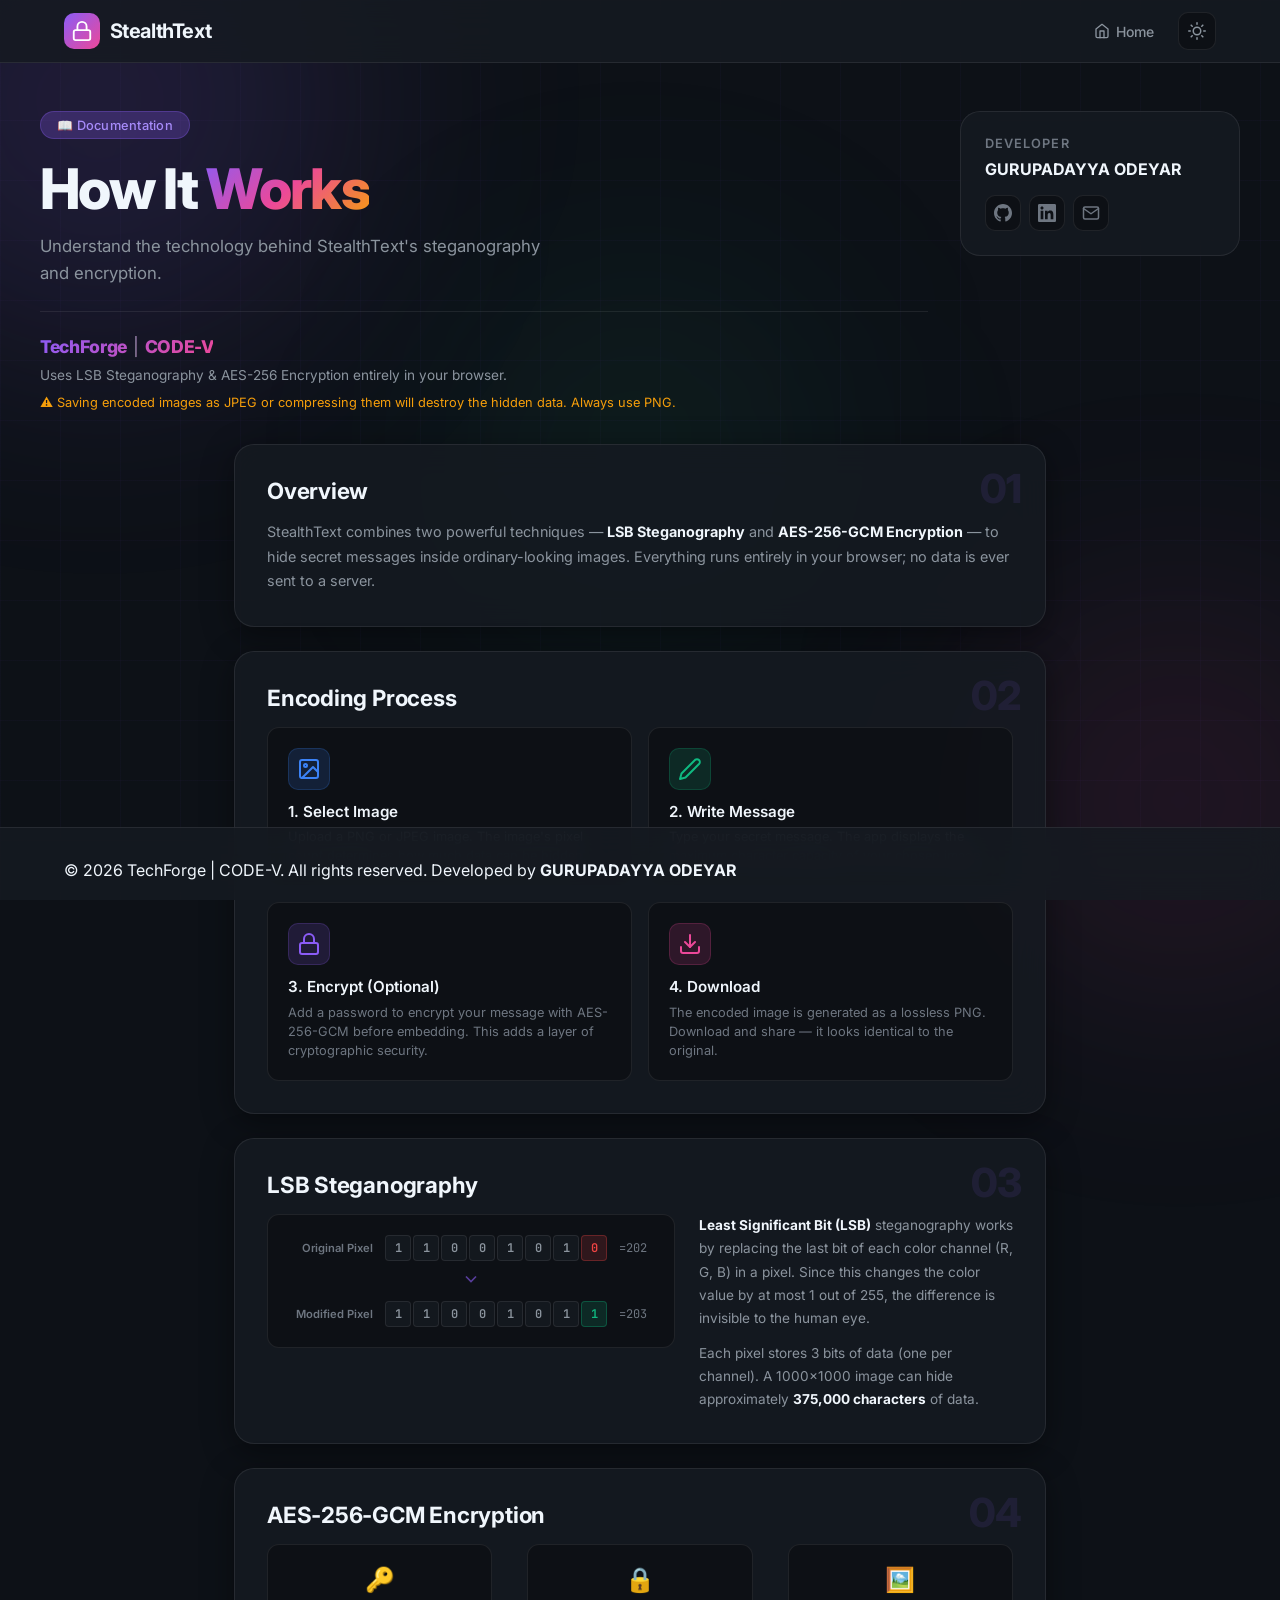
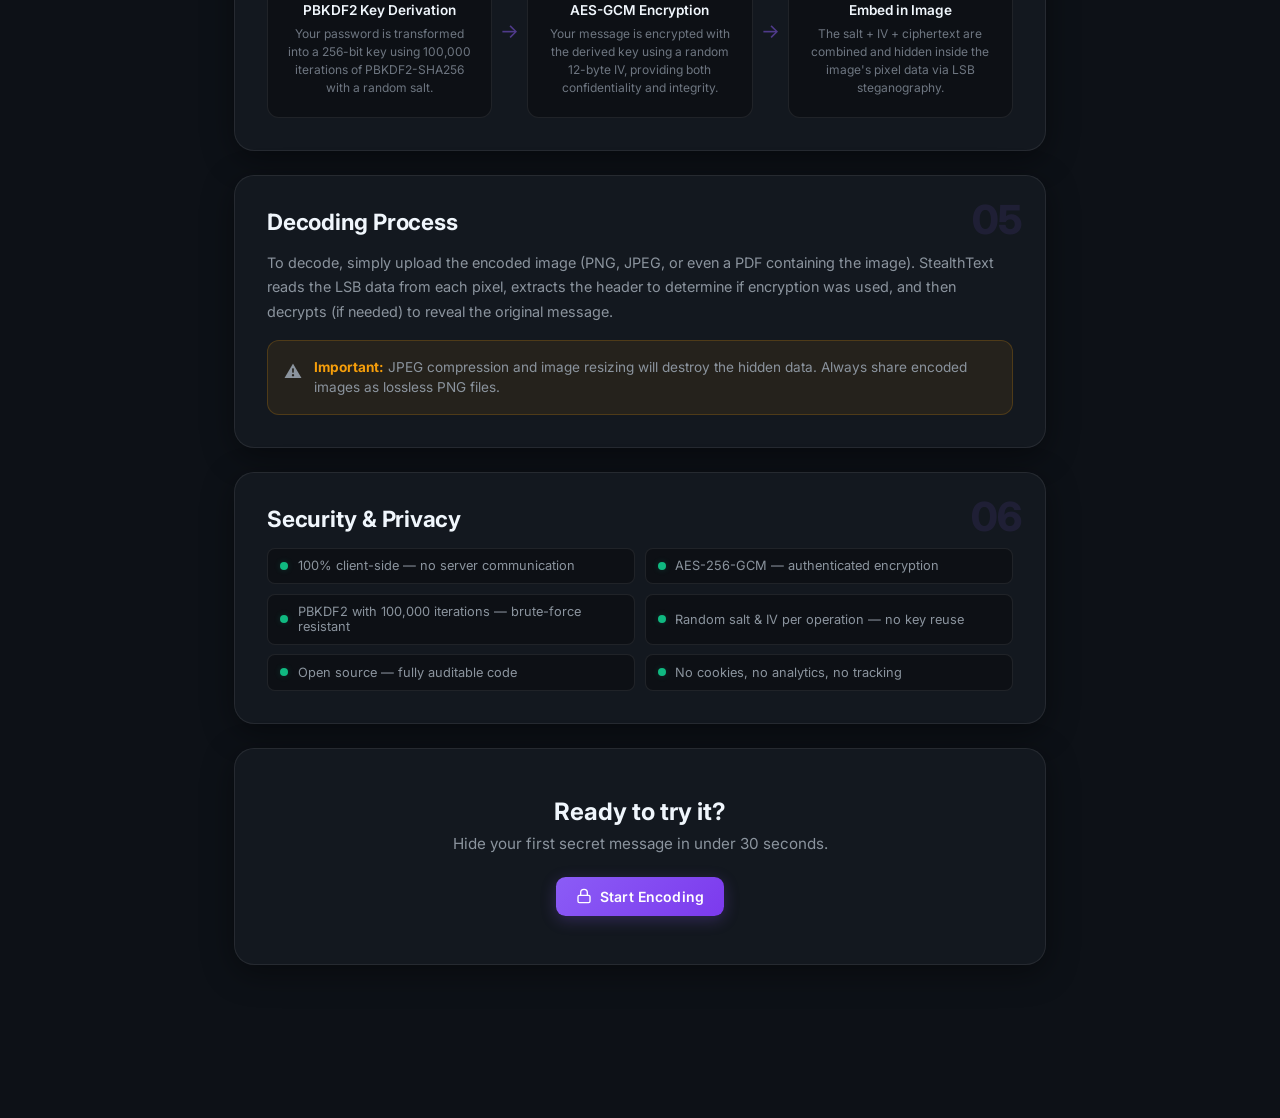
<file: how-it-works.html>
<!DOCTYPE html>
<html lang="en" data-theme="dark">
<head>
    <meta charset="UTF-8">
    <meta name="viewport" content="width=device-width, initial-scale=1.0">
    <title>How It Works - StealthText</title>
    <meta name="description" content="Learn how StealthText uses LSB steganography and AES-256-GCM encryption to hide secret messages inside images.">
    <link rel="stylesheet" href="style.css">
    <link rel="stylesheet" href="how-it-works.css">
    <link href="https://fonts.googleapis.com/css2?family=Inter:wght@300;400;500;600;700;800&family=JetBrains+Mono:wght@400;500&display=swap" rel="stylesheet">
</head>
<body>
    <!-- Background Effects -->
    <div class="bg-glow glow-1"></div>
    <div class="bg-glow glow-2"></div>
    <div class="bg-glow glow-3"></div>
    <div class="grid-overlay"></div>

    <!-- Navigation -->
    <nav class="navbar" id="navbar">
        <div class="nav-inner">
            <a href="index.html" class="nav-brand">
                <div class="brand-icon">
                    <svg width="22" height="22" viewBox="0 0 24 24" fill="none" stroke="currentColor" stroke-width="2" stroke-linecap="round" stroke-linejoin="round">
                        <rect x="3" y="11" width="18" height="11" rx="2" ry="2"></rect>
                        <path d="M7 11V7a5 5 0 0 1 10 0v4"></path>
                    </svg>
                </div>
                <span class="brand-text">StealthText</span>
            </a>
            <div class="nav-links">
                <a href="index.html" class="nav-link">
                    <svg width="16" height="16" viewBox="0 0 24 24" fill="none" stroke="currentColor" stroke-width="2" stroke-linecap="round" stroke-linejoin="round">
                        <path d="M3 9l9-7 9 7v11a2 2 0 0 1-2 2H5a2 2 0 0 1-2-2z"></path>
                        <polyline points="9 22 9 12 15 12 15 22"></polyline>
                    </svg>
                    Home
                </a>
                <button class="theme-toggle" id="theme-toggle" aria-label="Toggle dark/light mode" title="Toggle Theme">
                    <svg class="sun-icon" width="18" height="18" viewBox="0 0 24 24" fill="none" stroke="currentColor" stroke-width="2" stroke-linecap="round" stroke-linejoin="round">
                        <circle cx="12" cy="12" r="5"></circle>
                        <line x1="12" y1="1" x2="12" y2="3"></line>
                        <line x1="12" y1="21" x2="12" y2="23"></line>
                        <line x1="4.22" y1="4.22" x2="5.64" y2="5.64"></line>
                        <line x1="18.36" y1="18.36" x2="19.78" y2="19.78"></line>
                        <line x1="1" y1="12" x2="3" y2="12"></line>
                        <line x1="21" y1="12" x2="23" y2="12"></line>
                        <line x1="4.22" y1="19.78" x2="5.64" y2="18.36"></line>
                        <line x1="18.36" y1="5.64" x2="19.78" y2="4.22"></line>
                    </svg>
                    <svg class="moon-icon" width="18" height="18" viewBox="0 0 24 24" fill="none" stroke="currentColor" stroke-width="2" stroke-linecap="round" stroke-linejoin="round">
                        <path d="M21 12.79A9 9 0 1 1 11.21 3 7 7 0 0 0 21 12.79z"></path>
                    </svg>
                </button>
            </div>
        </div>
    </nav>

    <!-- Hero -->
    <header class="hero">
        <div class="hero-container">
            <div class="hero-main">
                <div class="hero-badge">📖 Documentation</div>
                <h1 class="hero-title">How It <span class="gradient-text">Works</span></h1>
                <p class="hero-subtitle">Understand the technology behind StealthText's steganography and encryption.</p>
                
                <div class="hero-info">
                    <span class="info-logo">TechForge <span class="info-sep">|</span> CODE-V</span>
                    <p class="info-tagline">Uses LSB Steganography & AES-256 Encryption entirely in your browser.</p>
                    <p class="info-warning">⚠️ Saving encoded images as JPEG or compressing them will destroy the hidden data. Always use PNG.</p>
                </div>
            </div>
            
            <div class="hero-developer">
                <h4>Developer</h4>
                <p class="developer-name">GURUPADAYYA ODEYAR</p>
                <div class="social-links">
                    <a href="https://github.com/GURUPADAYYAODEYAR" target="_blank" rel="noopener noreferrer" class="social-link" title="GitHub">
                        <svg width="18" height="18" viewBox="0 0 24 24" fill="currentColor"><path d="M12 0c-6.626 0-12 5.373-12 12 0 5.302 3.438 9.8 8.207 11.387.599.111.793-.261.793-.577v-2.234c-3.338.726-4.033-1.416-4.033-1.416-.546-1.387-1.333-1.756-1.333-1.756-1.089-.745.083-.729.083-.729 1.205.084 1.839 1.237 1.839 1.237 1.07 1.834 2.807 1.304 3.492.997.107-.775.418-1.305.762-1.604-2.665-.305-5.467-1.334-5.467-5.931 0-1.311.469-2.381 1.236-3.221-.124-.303-.535-1.524.117-3.176 0 0 1.008-.322 3.301 1.23.957-.266 1.983-.399 3.003-.404 1.02.005 2.047.138 3.006.404 2.291-1.552 3.297-1.23 3.297-1.23.653 1.653.242 2.874.118 3.176.77.84 1.235 1.911 1.235 3.221 0 4.609-2.807 5.624-5.479 5.921.43.372.823 1.102.823 2.222v3.293c0 .319.192.694.801.576 4.765-1.589 8.199-6.086 8.199-11.386 0-6.627-5.373-12-12-12z"/></svg>
                    </a>
                    <a href="https://www.linkedin.com/in/gurupadayya-odeyar-461732404?utm_source=share&utm_campaign=share_via&utm_content=profile&utm_medium=android_app" target="_blank" rel="noopener noreferrer" class="social-link" title="LinkedIn">
                        <svg width="18" height="18" viewBox="0 0 24 24" fill="currentColor"><path d="M20.447 20.452h-3.554v-5.569c0-1.328-.027-3.037-1.852-3.037-1.853 0-2.136 1.445-2.136 2.939v5.667H9.351V9h3.414v1.561h.046c.477-.9 1.637-1.85 3.37-1.85 3.601 0 4.267 2.37 4.267 5.455v6.286zM5.337 7.433c-1.144 0-2.063-.926-2.063-2.065 0-1.138.92-2.063 2.063-2.063 1.14 0 2.064.925 2.064 2.063 0 1.139-.925 2.065-2.064 2.065zm1.782 13.019H3.555V9h3.564v11.452zM22.225 0H1.771C.792 0 0 .774 0 1.729v20.542C0 23.227.792 24 1.771 24h20.451C23.2 24 24 23.227 24 22.271V1.729C24 .774 23.2 0 22.222 0h.003z"/></svg>
                    </a>
                    <a href="mailto:gurupadayyaodeyar@gmail.com" class="social-link" title="Email">
                        <svg width="18" height="18" viewBox="0 0 24 24" fill="none" stroke="currentColor" stroke-width="2" stroke-linecap="round" stroke-linejoin="round"><path d="M4 4h16c1.1 0 2 .9 2 2v12c0 1.1-.9 2-2 2H4c-1.1 0-2-.9-2-2V6c0-1.1.9-2 2-2z"></path><polyline points="22,6 12,13 2,6"></polyline></svg>
                    </a>
                </div>
            </div>
        </div>
    </header>

    <!-- Content -->
    <main class="hiw-container">

        <!-- Overview -->
        <section class="hiw-section">
            <div class="section-number">01</div>
            <h2>Overview</h2>
            <p>StealthText combines two powerful techniques — <strong>LSB Steganography</strong> and <strong>AES-256-GCM Encryption</strong> — to hide secret messages inside ordinary-looking images. Everything runs entirely in your browser; no data is ever sent to a server.</p>
        </section>

        <!-- Step-by-step: Encoding -->
        <section class="hiw-section">
            <div class="section-number">02</div>
            <h2>Encoding Process</h2>
            <div class="steps-grid">
                <div class="step-card">
                    <div class="step-icon step-icon-1">
                        <svg width="24" height="24" viewBox="0 0 24 24" fill="none" stroke="currentColor" stroke-width="2" stroke-linecap="round" stroke-linejoin="round"><rect x="3" y="3" width="18" height="18" rx="2" ry="2"></rect><circle cx="8.5" cy="8.5" r="1.5"></circle><polyline points="21 15 16 10 5 21"></polyline></svg>
                    </div>
                    <h3>1. Select Image</h3>
                    <p>Upload a PNG or JPEG image. The image's pixel count determines how much data can be hidden.</p>
                </div>
                <div class="step-card">
                    <div class="step-icon step-icon-2">
                        <svg width="24" height="24" viewBox="0 0 24 24" fill="none" stroke="currentColor" stroke-width="2" stroke-linecap="round" stroke-linejoin="round"><path d="M17 3a2.828 2.828 0 1 1 4 4L7.5 20.5 2 22l1.5-5.5L17 3z"></path></svg>
                    </div>
                    <h3>2. Write Message</h3>
                    <p>Type your secret message. The app displays the maximum character capacity of your chosen image.</p>
                </div>
                <div class="step-card">
                    <div class="step-icon step-icon-3">
                        <svg width="24" height="24" viewBox="0 0 24 24" fill="none" stroke="currentColor" stroke-width="2" stroke-linecap="round" stroke-linejoin="round"><rect x="3" y="11" width="18" height="11" rx="2" ry="2"></rect><path d="M7 11V7a5 5 0 0 1 10 0v4"></path></svg>
                    </div>
                    <h3>3. Encrypt (Optional)</h3>
                    <p>Add a password to encrypt your message with AES-256-GCM before embedding. This adds a layer of cryptographic security.</p>
                </div>
                <div class="step-card">
                    <div class="step-icon step-icon-4">
                        <svg width="24" height="24" viewBox="0 0 24 24" fill="none" stroke="currentColor" stroke-width="2" stroke-linecap="round" stroke-linejoin="round"><path d="M21 15v4a2 2 0 0 1-2 2H5a2 2 0 0 1-2-2v-4"></path><polyline points="7 10 12 15 17 10"></polyline><line x1="12" y1="15" x2="12" y2="3"></line></svg>
                    </div>
                    <h3>4. Download</h3>
                    <p>The encoded image is generated as a lossless PNG. Download and share — it looks identical to the original.</p>
                </div>
            </div>
        </section>

        <!-- LSB Steganography -->
        <section class="hiw-section">
            <div class="section-number">03</div>
            <h2>LSB Steganography</h2>
            <div class="info-card">
                <div class="info-visual">
                    <div class="pixel-demo">
                        <div class="pixel-row">
                            <span class="pixel-label">Original Pixel</span>
                            <div class="pixel-bits">
                                <span class="bit">1</span><span class="bit">1</span><span class="bit">0</span><span class="bit">0</span><span class="bit">1</span><span class="bit">0</span><span class="bit">1</span><span class="bit highlight-old">0</span>
                            </div>
                            <span class="pixel-value">=202</span>
                        </div>
                        <div class="arrow-down">
                            <svg width="20" height="20" viewBox="0 0 24 24" fill="none" stroke="currentColor" stroke-width="2"><polyline points="6 9 12 15 18 9"></polyline></svg>
                        </div>
                        <div class="pixel-row">
                            <span class="pixel-label">Modified Pixel</span>
                            <div class="pixel-bits">
                                <span class="bit">1</span><span class="bit">1</span><span class="bit">0</span><span class="bit">0</span><span class="bit">1</span><span class="bit">0</span><span class="bit">1</span><span class="bit highlight-new">1</span>
                            </div>
                            <span class="pixel-value">=203</span>
                        </div>
                    </div>
                </div>
                <div class="info-text">
                    <p><strong>Least Significant Bit (LSB)</strong> steganography works by replacing the last bit of each color channel (R, G, B) in a pixel. Since this changes the color value by at most 1 out of 255, the difference is invisible to the human eye.</p>
                    <p>Each pixel stores 3 bits of data (one per channel). A 1000×1000 image can hide approximately <strong>375,000 characters</strong> of data.</p>
                </div>
            </div>
        </section>

        <!-- AES-256-GCM -->
        <section class="hiw-section">
            <div class="section-number">04</div>
            <h2>AES-256-GCM Encryption</h2>
            <div class="encryption-flow">
                <div class="flow-item">
                    <div class="flow-icon">🔑</div>
                    <h4>PBKDF2 Key Derivation</h4>
                    <p>Your password is transformed into a 256-bit key using 100,000 iterations of PBKDF2-SHA256 with a random salt.</p>
                </div>
                <div class="flow-arrow">→</div>
                <div class="flow-item">
                    <div class="flow-icon">🔒</div>
                    <h4>AES-GCM Encryption</h4>
                    <p>Your message is encrypted with the derived key using a random 12-byte IV, providing both confidentiality and integrity.</p>
                </div>
                <div class="flow-arrow">→</div>
                <div class="flow-item">
                    <div class="flow-icon">🖼️</div>
                    <h4>Embed in Image</h4>
                    <p>The salt + IV + ciphertext are combined and hidden inside the image's pixel data via LSB steganography.</p>
                </div>
            </div>
        </section>

        <!-- Decoding -->
        <section class="hiw-section">
            <div class="section-number">05</div>
            <h2>Decoding Process</h2>
            <p>To decode, simply upload the encoded image (PNG, JPEG, or even a PDF containing the image). StealthText reads the LSB data from each pixel, extracts the header to determine if encryption was used, and then decrypts (if needed) to reveal the original message.</p>
            <div class="warning-box">
                <span class="warning-icon">⚠️</span>
                <div>
                    <strong>Important:</strong> JPEG compression and image resizing will destroy the hidden data. Always share encoded images as lossless PNG files.
                </div>
            </div>
        </section>

        <!-- Security -->
        <section class="hiw-section">
            <div class="section-number">06</div>
            <h2>Security & Privacy</h2>
            <div class="features-grid">
                <div class="feature-item">
                    <div class="feature-dot green"></div>
                    <span>100% client-side — no server communication</span>
                </div>
                <div class="feature-item">
                    <div class="feature-dot green"></div>
                    <span>AES-256-GCM — authenticated encryption</span>
                </div>
                <div class="feature-item">
                    <div class="feature-dot green"></div>
                    <span>PBKDF2 with 100,000 iterations — brute-force resistant</span>
                </div>
                <div class="feature-item">
                    <div class="feature-dot green"></div>
                    <span>Random salt & IV per operation — no key reuse</span>
                </div>
                <div class="feature-item">
                    <div class="feature-dot green"></div>
                    <span>Open source — fully auditable code</span>
                </div>
                <div class="feature-item">
                    <div class="feature-dot green"></div>
                    <span>No cookies, no analytics, no tracking</span>
                </div>
            </div>
        </section>

        <!-- CTA -->
        <section class="hiw-cta">
            <h2>Ready to try it?</h2>
            <p>Hide your first secret message in under 30 seconds.</p>
            <a href="index.html" class="btn primary cta-btn">
                <svg width="16" height="16" viewBox="0 0 24 24" fill="none" stroke="currentColor" stroke-width="2" stroke-linecap="round" stroke-linejoin="round"><rect x="3" y="11" width="18" height="11" rx="2" ry="2"></rect><path d="M7 11V7a5 5 0 0 1 10 0v4"></path></svg>
                Start Encoding
            </a>
        </section>
    </main>

    <!-- Footer -->
    <!-- Footer (Slim Fixed Bar) -->
    <footer class="footer">
        <div class="footer-inner">
            <p class="footer-copy">© 2026 TechForge | CODE-V. All rights reserved. Developed by <strong>GURUPADAYYA ODEYAR</strong></p>
        </div>
    </footer>

    <script>
        // Theme Toggle for How It Works page
        const themeToggle = document.getElementById('theme-toggle');
        const htmlEl = document.documentElement;
        const savedTheme = localStorage.getItem('stealthtext-theme') || 'dark';
        htmlEl.setAttribute('data-theme', savedTheme);

        themeToggle.addEventListener('click', () => {
            const current = htmlEl.getAttribute('data-theme');
            const next = current === 'dark' ? 'light' : 'dark';
            htmlEl.setAttribute('data-theme', next);
            localStorage.setItem('stealthtext-theme', next);
        });
    </script>
</body>
</html>
</file>
<file: style.css>
/* ================ Design Tokens ================ */
:root {
    /* Dark Theme (Default) */
    --bg-primary: #0d1117;
    --bg-secondary: #161b22;
    --bg-card: rgba(22, 27, 34, 0.85);
    --bg-card-hover: rgba(30, 37, 48, 0.9);
    --bg-input: rgba(0, 0, 0, 0.3);
    --bg-input-focus: rgba(0, 0, 0, 0.5);
    --border-subtle: rgba(255, 255, 255, 0.08);
    --border-hover: rgba(255, 255, 255, 0.15);
    --text-primary: #f0f6fc;
    --text-secondary: #8b949e;
    --text-muted: #6e7681;

    /* Accent Colors */
    --accent-primary: #8b5cf6;
    --accent-primary-hover: #7c3aed;
    --accent-primary-glow: rgba(139, 92, 246, 0.25);
    --accent-secondary: #a78bfa;
    --accent-green: #10b981;
    --accent-green-glow: rgba(16, 185, 129, 0.2);
    --accent-pink: #ec4899;
    --accent-orange: #f59e0b;
    --accent-red: #ef4444;

    /* Misc */
    --card-radius: 1.25rem;
    --transition-fast: 0.2s ease;
    --transition-normal: 0.3s ease;
    --shadow-card: 0 8px 32px rgba(0, 0, 0, 0.4);
    --shadow-card-hover: 0 16px 48px rgba(0, 0, 0, 0.5);
    --backdrop-blur: blur(16px);
}

/* Light Theme */
[data-theme="light"] {
    --bg-primary: #f5f5f7;
    --bg-secondary: #ffffff;
    --bg-card: rgba(255, 255, 255, 0.9);
    --bg-card-hover: rgba(255, 255, 255, 0.95);
    --bg-input: rgba(0, 0, 0, 0.04);
    --bg-input-focus: rgba(0, 0, 0, 0.07);
    --border-subtle: rgba(0, 0, 0, 0.1);
    --border-hover: rgba(0, 0, 0, 0.2);
    --text-primary: #1a1a2e;
    --text-secondary: #4a5568;
    --text-muted: #718096;
    --accent-primary: #7c3aed;
    --accent-primary-hover: #6d28d9;
    --accent-primary-glow: rgba(124, 58, 237, 0.15);
    --shadow-card: 0 4px 20px rgba(0, 0, 0, 0.08);
    --shadow-card-hover: 0 8px 30px rgba(0, 0, 0, 0.12);
}

/* ================ Reset & Base ================ */
* {
    margin: 0;
    padding: 0;
    box-sizing: border-box;
}

html {
    scroll-behavior: smooth;
}

body {
    font-family: 'Inter', -apple-system, BlinkMacSystemFont, sans-serif;
    background-color: var(--bg-primary);
    color: var(--text-primary);
    min-height: 100vh;
    display: flex;
    flex-direction: column;
    position: relative;
    overflow-x: hidden;
    transition: background-color 0.4s ease, color 0.4s ease;
}

/* ================ Background Effects ================ */
.bg-glow {
    position: fixed;
    border-radius: 50%;
    filter: blur(120px);
    z-index: 0;
    pointer-events: none;
    animation: glow-float 25s infinite ease-in-out alternate;
}

.glow-1 {
    width: 500px;
    height: 500px;
    background: rgba(139, 92, 246, 0.15);
    top: -150px;
    left: -150px;
}

.glow-2 {
    width: 400px;
    height: 400px;
    background: rgba(236, 72, 153, 0.1);
    bottom: -100px;
    right: -100px;
    animation-delay: -8s;
}

.glow-3 {
    width: 350px;
    height: 350px;
    background: rgba(16, 185, 129, 0.08);
    top: 50%;
    left: 50%;
    transform: translate(-50%, -50%);
    animation-delay: -15s;
}

[data-theme="light"] .bg-glow {
    opacity: 0.5;
}

.grid-overlay {
    position: fixed;
    top: 0;
    left: 0;
    right: 0;
    bottom: 0;
    background-image: 
        linear-gradient(rgba(139, 92, 246, 0.03) 1px, transparent 1px),
        linear-gradient(90deg, rgba(139, 92, 246, 0.03) 1px, transparent 1px);
    background-size: 60px 60px;
    z-index: 0;
    pointer-events: none;
}

[data-theme="light"] .grid-overlay {
    background-image: 
        linear-gradient(rgba(0, 0, 0, 0.03) 1px, transparent 1px),
        linear-gradient(90deg, rgba(0, 0, 0, 0.03) 1px, transparent 1px);
}

@keyframes glow-float {
    0% { transform: translate(0, 0) scale(1); }
    50% { transform: translate(30px, 20px) scale(1.1); }
    100% { transform: translate(-20px, 40px) scale(0.95); }
}

/* ================ Navbar ================ */
.navbar {
    position: sticky;
    top: 0;
    z-index: 100;
    background: var(--bg-card);
    backdrop-filter: var(--backdrop-blur);
    -webkit-backdrop-filter: var(--backdrop-blur);
    border-bottom: 1px solid var(--border-subtle);
    transition: background 0.4s ease, border-color 0.4s ease;
}

.nav-inner {
    max-width: 1200px;
    margin: 0 auto;
    display: flex;
    align-items: center;
    justify-content: space-between;
    padding: 0.75rem 1.5rem;
}

.nav-brand {
    display: flex;
    align-items: center;
    gap: 0.6rem;
    text-decoration: none;
    color: var(--text-primary);
    transition: color var(--transition-fast);
}

.brand-icon {
    width: 36px;
    height: 36px;
    border-radius: 10px;
    background: linear-gradient(135deg, var(--accent-primary), var(--accent-pink));
    display: flex;
    align-items: center;
    justify-content: center;
    color: white;
    flex-shrink: 0;
}

.brand-text {
    font-size: 1.25rem;
    font-weight: 700;
    letter-spacing: -0.02em;
}

.nav-links {
    display: flex;
    align-items: center;
    gap: 0.5rem;
}

.nav-link {
    display: flex;
    align-items: center;
    gap: 0.4rem;
    padding: 0.5rem 1rem;
    border-radius: 0.5rem;
    color: var(--text-secondary);
    text-decoration: none;
    font-size: 0.875rem;
    font-weight: 500;
    transition: all var(--transition-fast);
}

.nav-link:hover {
    color: var(--text-primary);
    background: var(--bg-input);
}

.theme-toggle {
    width: 38px;
    height: 38px;
    border-radius: 10px;
    border: 1px solid var(--border-subtle);
    background: var(--bg-input);
    color: var(--text-secondary);
    cursor: pointer;
    display: flex;
    align-items: center;
    justify-content: center;
    transition: all var(--transition-fast);
    position: relative;
}

.theme-toggle:hover {
    border-color: var(--accent-primary);
    color: var(--accent-primary);
    background: var(--accent-primary-glow);
}

/* Sun visible in dark mode, Moon visible in light mode */
[data-theme="dark"] .theme-toggle .sun-icon { display: block; }
[data-theme="dark"] .theme-toggle .moon-icon { display: none; }
[data-theme="light"] .theme-toggle .sun-icon { display: none; }
[data-theme="light"] .theme-toggle .moon-icon { display: block; }

/* ================ Hero ================ */
.hero {
    text-align: left;
    padding: 3rem 1.5rem 2rem;
    position: relative;
    z-index: 1;
}

.hero-container {
    max-width: 1200px;
    margin: 0 auto;
    display: flex;
    justify-content: space-between;
    align-items: flex-start;
    gap: 2rem;
}

.hero-main {
    flex: 1;
}

.hero-info {
    margin-top: 1.5rem;
    padding-top: 1.5rem;
    border-top: 1px solid var(--border-subtle);
}

.info-logo {
    font-size: 1.1rem;
    font-weight: 800;
    letter-spacing: -0.02em;
    background: linear-gradient(135deg, var(--accent-primary), var(--accent-pink));
    -webkit-background-clip: text;
    -webkit-text-fill-color: transparent;
    background-clip: text;
}

.info-sep {
    -webkit-text-fill-color: var(--text-muted);
    font-weight: 400;
    margin: 0 0.15rem;
}

.info-tagline {
    color: var(--text-secondary);
    font-size: 0.85rem;
    margin-top: 0.5rem;
    line-height: 1.5;
}

.info-warning {
    color: var(--accent-orange);
    font-size: 0.8rem;
    margin-top: 0.5rem;
    line-height: 1.5;
}

.hero-developer {
    background: var(--bg-card);
    backdrop-filter: var(--backdrop-blur);
    -webkit-backdrop-filter: var(--backdrop-blur);
    border: 1px solid var(--border-subtle);
    padding: 1.5rem;
    border-radius: var(--card-radius);
    min-width: 280px;
}

.hero-developer h4 {
    font-size: 0.8rem;
    font-weight: 600;
    text-transform: uppercase;
    letter-spacing: 0.08em;
    color: var(--text-muted);
    margin-bottom: 0.5rem;
}

.hero-developer .developer-name {
    color: var(--text-primary);
    font-size: 1rem;
    font-weight: 700;
    margin-bottom: 1rem;
}

.hero-badge {
    display: inline-flex;
    align-items: center;
    gap: 0.4rem;
    padding: 0.35rem 1rem;
    border-radius: 99px;
    background: var(--accent-primary-glow);
    border: 1px solid rgba(139, 92, 246, 0.3);
    color: var(--accent-secondary);
    font-size: 0.8rem;
    font-weight: 500;
    margin-bottom: 1.25rem;
    letter-spacing: 0.02em;
}

.hero-title {
    font-size: clamp(2.5rem, 6vw, 3.5rem);
    font-weight: 800;
    letter-spacing: -0.03em;
    line-height: 1.1;
    margin-bottom: 0.75rem;
}

.gradient-text {
    background: linear-gradient(135deg, var(--accent-primary), var(--accent-pink), var(--accent-orange));
    -webkit-background-clip: text;
    -webkit-text-fill-color: transparent;
    background-clip: text;
}

.hero-subtitle {
    color: var(--text-secondary);
    font-size: 1.05rem;
    max-width: 520px;
    margin: 0;
    line-height: 1.6;
}

/* ================ Main Container ================ */
.container {
    display: grid;
    grid-template-columns: 1fr 1fr;
    gap: 1.5rem;
    width: 100%;
    max-width: 1200px;
    padding: 0 1.5rem;
    margin: 0 auto 3rem;
    position: relative;
    z-index: 1;
}

/* ================ Card ================ */
.card {
    background: var(--bg-card);
    backdrop-filter: var(--backdrop-blur);
    -webkit-backdrop-filter: var(--backdrop-blur);
    border: 1px solid var(--border-subtle);
    border-radius: var(--card-radius);
    padding: 1.75rem;
    box-shadow: var(--shadow-card);
    transition: all var(--transition-normal);
}

.card:hover {
    border-color: var(--border-hover);
    box-shadow: var(--shadow-card-hover);
    transform: translateY(-3px);
}

.card-header {
    display: flex;
    align-items: center;
    gap: 0.75rem;
    margin-bottom: 1.5rem;
    padding-bottom: 1.25rem;
    border-bottom: 1px solid var(--border-subtle);
}

.card-icon {
    width: 42px;
    height: 42px;
    border-radius: 12px;
    display: flex;
    align-items: center;
    justify-content: center;
    flex-shrink: 0;
}

.encode-icon {
    background: linear-gradient(135deg, rgba(139, 92, 246, 0.2), rgba(236, 72, 153, 0.15));
    color: var(--accent-primary);
    border: 1px solid rgba(139, 92, 246, 0.2);
}

.decode-icon {
    background: linear-gradient(135deg, rgba(16, 185, 129, 0.2), rgba(59, 130, 246, 0.15));
    color: var(--accent-green);
    border: 1px solid rgba(16, 185, 129, 0.2);
}

.card-header h2 {
    font-size: 1.25rem;
    font-weight: 700;
    letter-spacing: -0.01em;
    margin: 0;
    border: none;
    padding: 0;
}

.card-desc {
    color: var(--text-muted);
    font-size: 0.8rem;
    margin-top: 0.15rem;
}

/* ================ Upload Zone ================ */
.upload-zone {
    border: 2px dashed var(--border-subtle);
    border-radius: 0.75rem;
    padding: 1.75rem;
    text-align: center;
    cursor: pointer;
    transition: all var(--transition-normal);
    background: var(--bg-input);
    margin-bottom: 1.25rem;
    position: relative;
    overflow: hidden;
}

.upload-zone:hover,
.upload-zone.dragover {
    border-color: var(--accent-primary);
    background: var(--accent-primary-glow);
}

.upload-content {
    display: flex;
    flex-direction: column;
    align-items: center;
    gap: 0.5rem;
    color: var(--text-muted);
}

.upload-icon-wrapper {
    width: 52px;
    height: 52px;
    border-radius: 14px;
    background: var(--accent-primary-glow);
    display: flex;
    align-items: center;
    justify-content: center;
    color: var(--accent-primary);
    margin-bottom: 0.25rem;
}

.upload-content p {
    font-size: 0.9rem;
    color: var(--text-secondary);
}

.upload-link {
    color: var(--accent-primary);
    font-weight: 600;
    text-decoration: underline;
    text-underline-offset: 2px;
}

.upload-content small {
    color: var(--text-muted);
    font-size: 0.75rem;
}

.preview-container {
    position: relative;
    width: 100%;
    height: 200px;
    border-radius: 0.5rem;
    overflow: hidden;
}

.preview-container img {
    width: 100%;
    height: 100%;
    object-fit: contain;
    background: rgba(0, 0, 0, 0.15);
}

.remove-btn {
    position: absolute;
    top: 0.5rem;
    right: 0.5rem;
    background: rgba(239, 68, 68, 0.9);
    color: white;
    border: none;
    width: 28px;
    height: 28px;
    border-radius: 8px;
    cursor: pointer;
    display: flex;
    align-items: center;
    justify-content: center;
    transition: all var(--transition-fast);
    backdrop-filter: blur(4px);
}

.remove-btn:hover {
    background: var(--accent-red);
    transform: scale(1.1);
}

/* ================ Inputs ================ */
.input-group {
    margin-bottom: 1.25rem;
}

label {
    display: flex;
    justify-content: space-between;
    align-items: center;
    margin-bottom: 0.4rem;
    font-size: 0.85rem;
    font-weight: 600;
    color: var(--text-primary);
}

.char-counter {
    color: var(--text-muted);
    font-size: 0.75rem;
    font-weight: 400;
    font-family: 'JetBrains Mono', monospace;
}

.optional-badge {
    font-size: 0.7rem;
    font-weight: 500;
    padding: 0.15rem 0.5rem;
    border-radius: 99px;
    background: var(--accent-primary-glow);
    color: var(--accent-secondary);
    border: 1px solid rgba(139, 92, 246, 0.2);
}

.password-wrapper {
    position: relative;
}

.toggle-password {
    position: absolute;
    right: 0.75rem;
    top: 50%;
    transform: translateY(-50%);
    background: none;
    border: none;
    color: var(--text-muted);
    cursor: pointer;
    padding: 0.25rem;
    transition: color var(--transition-fast);
}

.toggle-password:hover {
    color: var(--text-primary);
}

input[type="password"],
input[type="text"],
textarea {
    width: 100%;
    padding: 0.7rem 1rem;
    background: var(--bg-input);
    border: 1px solid var(--border-subtle);
    border-radius: 0.5rem;
    color: var(--text-primary);
    font-family: inherit;
    font-size: 0.9rem;
    transition: border-color var(--transition-fast), box-shadow var(--transition-fast), background var(--transition-fast);
}

.password-wrapper input {
    padding-right: 2.5rem;
}

textarea {
    resize: vertical;
    min-height: 100px;
}

input:focus,
textarea:focus {
    outline: none;
    border-color: var(--accent-primary);
    box-shadow: 0 0 0 3px var(--accent-primary-glow);
    background: var(--bg-input-focus);
}

small {
    display: block;
    margin-top: 0.35rem;
    font-size: 0.75rem;
    color: var(--text-muted);
}

.capacity-indicator {
    color: var(--accent-orange);
    font-family: 'JetBrains Mono', monospace;
    font-size: 0.75rem;
}

/* ================ Buttons ================ */
.actions {
    display: flex;
    gap: 0.75rem;
    margin-top: 1.5rem;
}

.btn {
    flex: 1;
    padding: 0.7rem 1.25rem;
    border: none;
    border-radius: 0.6rem;
    font-size: 0.875rem;
    font-weight: 600;
    cursor: pointer;
    transition: all var(--transition-fast);
    display: flex;
    align-items: center;
    justify-content: center;
    gap: 0.5rem;
    letter-spacing: 0.01em;
}

.btn:disabled {
    opacity: 0.4;
    cursor: not-allowed;
    transform: none !important;
}

.btn.primary {
    background: linear-gradient(135deg, var(--accent-primary), var(--accent-primary-hover));
    color: white;
    box-shadow: 0 4px 15px var(--accent-primary-glow);
}

.btn.primary:hover:not(:disabled) {
    transform: translateY(-2px);
    box-shadow: 0 6px 20px rgba(139, 92, 246, 0.4);
}

.btn.primary:active:not(:disabled) {
    transform: translateY(0);
}

.btn.secondary {
    background: var(--bg-input);
    color: var(--text-primary);
    border: 1px solid var(--border-subtle);
}

.btn.secondary:hover:not(:disabled) {
    background: var(--border-subtle);
    transform: translateY(-2px);
}

/* ================ Result Panel ================ */
.result-panel {
    margin-top: 1.25rem;
    background: var(--bg-input);
    border-radius: 0.75rem;
    border: 1px solid var(--border-subtle);
    overflow: hidden;
    animation: slideUp 0.3s ease;
}

@keyframes slideUp {
    from {
        opacity: 0;
        transform: translateY(10px);
    }
    to {
        opacity: 1;
        transform: translateY(0);
    }
}

.result-header {
    display: flex;
    justify-content: space-between;
    align-items: center;
    padding: 0.75rem 1rem;
    background: rgba(16, 185, 129, 0.08);
    border-bottom: 1px solid var(--border-subtle);
}

.result-header h3 {
    font-size: 0.85rem;
    font-weight: 600;
    display: flex;
    align-items: center;
    gap: 0.4rem;
    color: var(--accent-green);
}

.icon-btn {
    background: none;
    border: none;
    color: var(--text-muted);
    cursor: pointer;
    transition: all var(--transition-fast);
    padding: 0.35rem;
    border-radius: 6px;
}

.icon-btn:hover {
    color: var(--text-primary);
    background: var(--bg-input);
}

pre {
    padding: 1rem;
    margin: 0;
    max-height: 200px;
    overflow-y: auto;
}

code {
    font-family: 'JetBrains Mono', monospace;
    font-size: 0.85rem;
    white-space: pre-wrap;
    word-wrap: break-word;
    color: var(--text-primary);
}

/* ================ Loader ================ */
.loader {
    width: 100%;
    height: 3px;
    background: var(--border-subtle);
    border-radius: 2px;
    margin-top: 1.25rem;
    overflow: hidden;
    position: relative;
}

.loader::after {
    content: '';
    position: absolute;
    left: -40%;
    top: 0;
    height: 100%;
    width: 40%;
    background: linear-gradient(90deg, var(--accent-primary), var(--accent-pink));
    border-radius: 2px;
    animation: loading 1.5s infinite ease-in-out;
}

@keyframes loading {
    0% { left: -40%; }
    100% { left: 100%; }
}

/* ================ Footer ================ */
.footer {
    margin-top: auto;
    background: var(--bg-card);
    backdrop-filter: var(--backdrop-blur);
    -webkit-backdrop-filter: var(--backdrop-blur);
    border-top: 1px solid var(--border-subtle);
    position: sticky;
    bottom: 0;
    z-index: 100;
    transition: background 0.4s ease;
}

.footer-inner {
    max-width: 1200px;
    margin: 0 auto;
    padding: 2rem 1.5rem 1.25rem;
}

.footer-top {
    display: flex;
    justify-content: space-between;
    align-items: flex-start;
    gap: 2rem;
    padding-bottom: 1.5rem;
    border-bottom: 1px solid var(--border-subtle);
}

.footer-brand {
    flex: 1;
}

.footer-logo {
    font-size: 1.3rem;
    font-weight: 800;
    letter-spacing: -0.02em;
    background: linear-gradient(135deg, var(--accent-primary), var(--accent-pink));
    -webkit-background-clip: text;
    -webkit-text-fill-color: transparent;
    background-clip: text;
}

.footer-sep {
    -webkit-text-fill-color: var(--text-muted);
    font-weight: 400;
    margin: 0 0.15rem;
}

.footer-tagline {
    color: var(--text-secondary);
    font-size: 0.8rem;
    margin-top: 0.5rem;
    line-height: 1.5;
}

.footer-warning {
    color: var(--accent-orange);
    font-size: 0.75rem;
    margin-top: 0.5rem;
    line-height: 1.5;
}

.footer-links h4 {
    font-size: 0.8rem;
    font-weight: 600;
    text-transform: uppercase;
    letter-spacing: 0.08em;
    color: var(--text-muted);
    margin-bottom: 0.5rem;
}

.developer-name {
    color: var(--text-primary);
    font-size: 0.9rem;
    font-weight: 600;
    margin-bottom: 0.75rem;
}

.social-links {
    display: flex;
    gap: 0.5rem;
}

.social-link {
    width: 36px;
    height: 36px;
    border-radius: 10px;
    background: var(--bg-input);
    border: 1px solid var(--border-subtle);
    display: flex;
    align-items: center;
    justify-content: center;
    color: var(--text-muted);
    text-decoration: none;
    transition: all var(--transition-fast);
}

.social-link:hover {
    color: var(--accent-primary);
    border-color: var(--accent-primary);
    background: var(--accent-primary-glow);
    transform: translateY(-2px);
}

.footer-bottom {
    padding-top: 1rem;
    text-align: center;
}

.footer-bottom p {
    color: var(--text-muted);
    font-size: 0.75rem;
}

.footer-bottom strong {
    color: var(--text-secondary);
    font-weight: 600;
}

/* ================ Toast Notifications ================ */
#toast-container {
    position: fixed;
    bottom: 2rem;
    right: 2rem;
    display: flex;
    flex-direction: column;
    gap: 0.5rem;
    z-index: 1000;
}

.toast {
    padding: 0.85rem 1.25rem;
    border-radius: 0.6rem;
    background: var(--bg-card);
    backdrop-filter: var(--backdrop-blur);
    border: 1px solid var(--border-subtle);
    color: var(--text-primary);
    box-shadow: 0 10px 30px rgba(0, 0, 0, 0.3);
    transform: translateX(120%);
    transition: transform 0.35s cubic-bezier(0.68, -0.55, 0.265, 1.55);
    display: flex;
    align-items: center;
    gap: 0.6rem;
    max-width: 350px;
    font-size: 0.85rem;
}

.toast.show {
    transform: translateX(0);
}

.toast.success { border-left: 3px solid var(--accent-green); }
.toast.error { border-left: 3px solid var(--accent-red); }
.toast.warning { border-left: 3px solid var(--accent-orange); }
.toast.info { border-left: 3px solid var(--accent-primary); }

/* ================ Utilities ================ */
.hidden {
    display: none !important;
}

/* ================ Responsive ================ */
@media (max-width: 768px) {
    .container {
        grid-template-columns: 1fr;
        padding: 0 1rem;
    }

    .hero-title {
        font-size: 2.2rem;
    }

    .hero {
        padding: 2rem 1rem 1.5rem;
    }

    .footer-top {
        flex-direction: column;
        gap: 1.5rem;
    }

    .nav-link span {
        display: none;
    }

    .card {
        padding: 1.25rem;
    }
}

@media (max-width: 480px) {
    .nav-link {
        padding: 0.4rem 0.6rem;
        font-size: 0.8rem;
    }

    .hero-title {
        font-size: 1.8rem;
    }

    .hero-subtitle {
        font-size: 0.9rem;
    }

    .btn {
        font-size: 0.8rem;
        padding: 0.6rem 1rem;
    }
}
</file>
<file: how-it-works.css>
/* ================ How It Works Page Styles ================ */

.hiw-container {
    max-width: 860px;
    margin: 0 auto 3rem;
    padding: 0 1.5rem;
    position: relative;
    z-index: 1;
}

/* Section */
.hiw-section {
    background: var(--bg-card);
    backdrop-filter: var(--backdrop-blur);
    -webkit-backdrop-filter: var(--backdrop-blur);
    border: 1px solid var(--border-subtle);
    border-radius: var(--card-radius);
    padding: 2rem;
    margin-bottom: 1.5rem;
    box-shadow: var(--shadow-card);
    position: relative;
    transition: all var(--transition-normal);
}

.hiw-section:hover {
    border-color: var(--border-hover);
    box-shadow: var(--shadow-card-hover);
    transform: translateY(-2px);
}

.section-number {
    position: absolute;
    top: 1.5rem;
    right: 1.5rem;
    font-size: 2.5rem;
    font-weight: 800;
    color: var(--accent-primary);
    opacity: 0.1;
    line-height: 1;
    letter-spacing: -0.02em;
    pointer-events: none;
}

.hiw-section h2 {
    font-size: 1.4rem;
    font-weight: 700;
    letter-spacing: -0.01em;
    margin-bottom: 1rem;
    border: none;
    padding: 0;
    display: block;
}

.hiw-section p {
    color: var(--text-secondary);
    line-height: 1.7;
    font-size: 0.9rem;
    margin-bottom: 0.75rem;
}

.hiw-section p:last-child {
    margin-bottom: 0;
}

.hiw-section p strong {
    color: var(--text-primary);
}

/* Steps Grid */
.steps-grid {
    display: grid;
    grid-template-columns: 1fr 1fr;
    gap: 1rem;
    margin-top: 1rem;
}

.step-card {
    background: var(--bg-input);
    border: 1px solid var(--border-subtle);
    border-radius: 0.75rem;
    padding: 1.25rem;
    transition: all var(--transition-fast);
}

.step-card:hover {
    border-color: var(--accent-primary);
    background: var(--accent-primary-glow);
}

.step-icon {
    width: 42px;
    height: 42px;
    border-radius: 10px;
    display: flex;
    align-items: center;
    justify-content: center;
    margin-bottom: 0.75rem;
}

.step-icon-1 {
    background: rgba(59, 130, 246, 0.15);
    color: #3b82f6;
    border: 1px solid rgba(59, 130, 246, 0.2);
}

.step-icon-2 {
    background: rgba(16, 185, 129, 0.15);
    color: #10b981;
    border: 1px solid rgba(16, 185, 129, 0.2);
}

.step-icon-3 {
    background: rgba(139, 92, 246, 0.15);
    color: #8b5cf6;
    border: 1px solid rgba(139, 92, 246, 0.2);
}

.step-icon-4 {
    background: rgba(236, 72, 153, 0.15);
    color: #ec4899;
    border: 1px solid rgba(236, 72, 153, 0.2);
}

.step-card h3 {
    font-size: 0.95rem;
    font-weight: 600;
    margin-bottom: 0.4rem;
    color: var(--text-primary);
}

.step-card p {
    font-size: 0.8rem;
    color: var(--text-muted);
    line-height: 1.5;
    margin: 0;
}

/* LSB Visual Demo */
.info-card {
    display: flex;
    gap: 1.5rem;
    margin-top: 1rem;
    align-items: flex-start;
}

.info-visual {
    flex-shrink: 0;
}

.pixel-demo {
    background: var(--bg-input);
    border: 1px solid var(--border-subtle);
    border-radius: 0.75rem;
    padding: 1.25rem;
    display: flex;
    flex-direction: column;
    align-items: center;
    gap: 0.5rem;
}

.pixel-row {
    display: flex;
    align-items: center;
    gap: 0.75rem;
}

.pixel-label {
    font-size: 0.7rem;
    font-weight: 600;
    color: var(--text-muted);
    width: 85px;
    text-align: right;
}

.pixel-bits {
    display: flex;
    gap: 2px;
}

.bit {
    width: 26px;
    height: 26px;
    display: flex;
    align-items: center;
    justify-content: center;
    background: var(--bg-card);
    border: 1px solid var(--border-subtle);
    border-radius: 4px;
    font-family: 'JetBrains Mono', monospace;
    font-size: 0.75rem;
    font-weight: 600;
    color: var(--text-secondary);
}

.bit.highlight-old {
    background: rgba(239, 68, 68, 0.15);
    border-color: rgba(239, 68, 68, 0.3);
    color: #ef4444;
}

.bit.highlight-new {
    background: rgba(16, 185, 129, 0.15);
    border-color: rgba(16, 185, 129, 0.3);
    color: #10b981;
}

.pixel-value {
    font-family: 'JetBrains Mono', monospace;
    font-size: 0.75rem;
    color: var(--text-muted);
    width: 35px;
}

.arrow-down {
    color: var(--accent-primary);
    opacity: 0.6;
}

.info-text {
    flex: 1;
}

.info-text p {
    font-size: 0.85rem;
}

/* Encryption Flow */
.encryption-flow {
    display: flex;
    align-items: stretch;
    gap: 0.5rem;
    margin-top: 1rem;
}

.flow-item {
    flex: 1;
    background: var(--bg-input);
    border: 1px solid var(--border-subtle);
    border-radius: 0.75rem;
    padding: 1.25rem;
    text-align: center;
    transition: all var(--transition-fast);
}

.flow-item:hover {
    border-color: var(--accent-primary);
}

.flow-icon {
    font-size: 1.5rem;
    margin-bottom: 0.5rem;
}

.flow-item h4 {
    font-size: 0.85rem;
    font-weight: 600;
    color: var(--text-primary);
    margin-bottom: 0.4rem;
}

.flow-item p {
    font-size: 0.75rem;
    color: var(--text-muted);
    line-height: 1.5;
    margin: 0;
}

.flow-arrow {
    display: flex;
    align-items: center;
    color: var(--accent-primary);
    font-size: 1.25rem;
    opacity: 0.5;
    flex-shrink: 0;
}

/* Warning Box */
.warning-box {
    display: flex;
    align-items: flex-start;
    gap: 0.75rem;
    margin-top: 1rem;
    padding: 1rem;
    background: rgba(245, 158, 11, 0.08);
    border: 1px solid rgba(245, 158, 11, 0.2);
    border-radius: 0.75rem;
    font-size: 0.85rem;
    color: var(--text-secondary);
    line-height: 1.5;
}

.warning-icon {
    font-size: 1.1rem;
    flex-shrink: 0;
    margin-top: 0.1rem;
}

.warning-box strong {
    color: var(--accent-orange);
}

/* Features Grid */
.features-grid {
    display: grid;
    grid-template-columns: 1fr 1fr;
    gap: 0.6rem;
    margin-top: 1rem;
}

.feature-item {
    display: flex;
    align-items: center;
    gap: 0.6rem;
    padding: 0.6rem 0.75rem;
    background: var(--bg-input);
    border-radius: 0.5rem;
    font-size: 0.8rem;
    color: var(--text-secondary);
    border: 1px solid var(--border-subtle);
}

.feature-dot {
    width: 8px;
    height: 8px;
    border-radius: 50%;
    flex-shrink: 0;
}

.feature-dot.green {
    background: var(--accent-green);
    box-shadow: 0 0 6px var(--accent-green-glow);
}

/* CTA */
.hiw-cta {
    text-align: center;
    padding: 3rem 2rem;
    background: var(--bg-card);
    backdrop-filter: var(--backdrop-blur);
    border: 1px solid var(--border-subtle);
    border-radius: var(--card-radius);
    margin-bottom: 2rem;
    box-shadow: var(--shadow-card);
}

.hiw-cta h2 {
    font-size: 1.5rem;
    font-weight: 700;
    margin-bottom: 0.5rem;
    border: none;
    padding: 0;
}

.hiw-cta p {
    color: var(--text-secondary);
    margin-bottom: 1.5rem;
    font-size: 0.95rem;
}

.cta-btn {
    display: inline-flex;
    max-width: 220px;
    text-decoration: none;
}

/* Responsive */
@media (max-width: 768px) {
    .steps-grid {
        grid-template-columns: 1fr;
    }

    .info-card {
        flex-direction: column;
    }

    .encryption-flow {
        flex-direction: column;
    }

    .flow-arrow {
        justify-content: center;
        transform: rotate(90deg);
    }

    .features-grid {
        grid-template-columns: 1fr;
    }

    .hiw-section {
        padding: 1.5rem;
    }
}

@media (max-width: 480px) {
    .pixel-label {
        display: none;
    }
    
    .pixel-value {
        display: none;
    }
}
</file>
